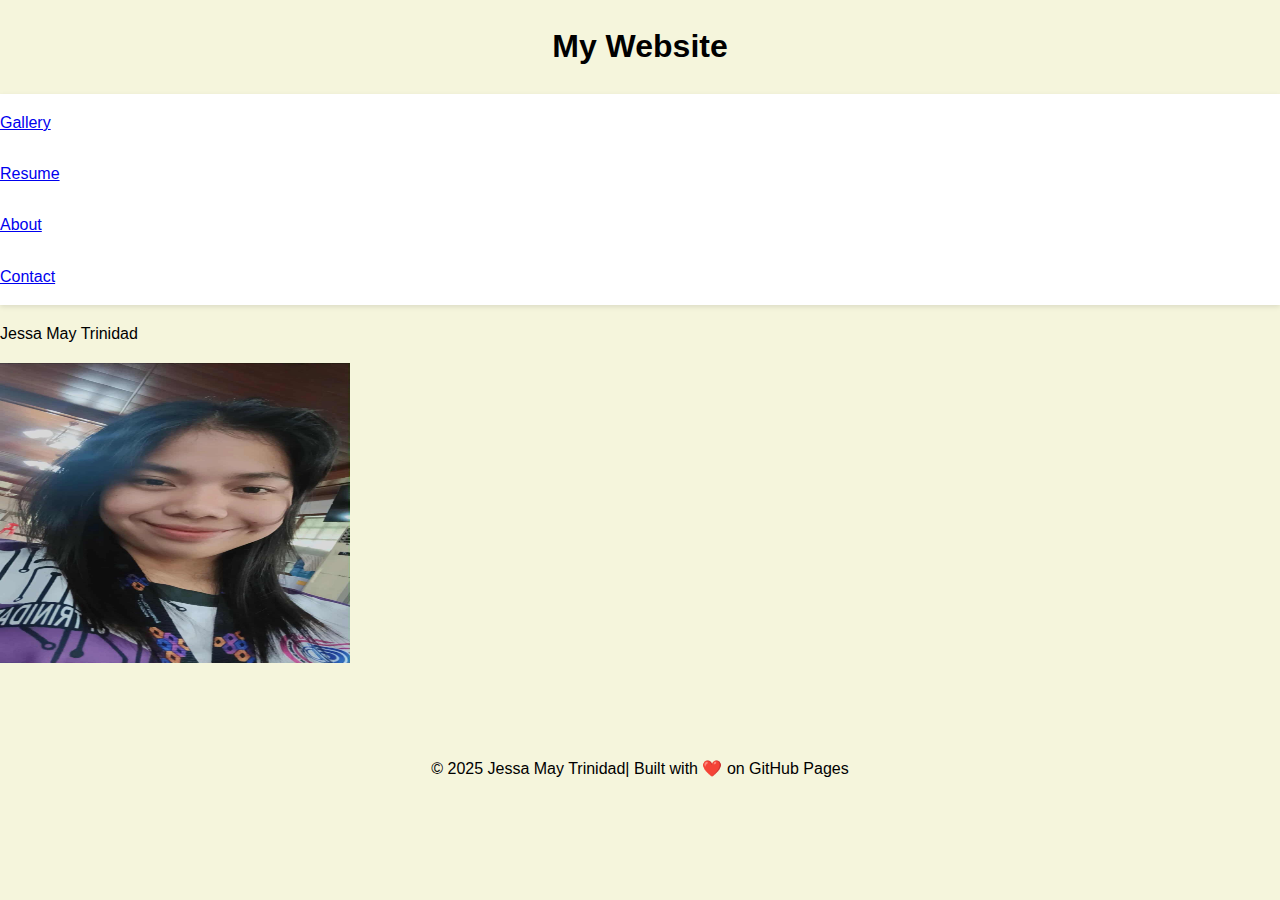
<file: index.html>
<!DOCTYPE html>
<html lang="en">

<head>
    <meta charset="UTF-8">
    <meta name="viewport" content="width=device-width, initial-scale=1">
    <title>Home</title>
    <link rel="stylesheet" href="CSS/midterm.css">
    <link href="https://fonts.googleapis.com/css2?family=Poppins:wght@400;600&display=swap" rel="stylesheet">


    <header>
        <div class="container">
            <center>
                <h1 class="logo">My Website</h1>
            </center>
            <nav>
                <li><a href="gallery.html">Gallery</a></li>
                <li></li><a href="trinidad_resume.html">Resume</a></li>
                <li></li><a href="about.html">About</a></li>
                <li></li><a href="contact.html">Contact</a></li>
            </nav>
        </div>
    </header>

    <section class="hero">
        <div class="container">

            <p> Jessa May Trinidad</p>
            <img src="img/6.jpg" width="350" height="300">

        </div>
    </section>

    <footer>
        <p>© 2025 Jessa May Trinidad| Built with ❤️ on GitHub Pages</p>
    </footer>

    </body>

</html>
</file>
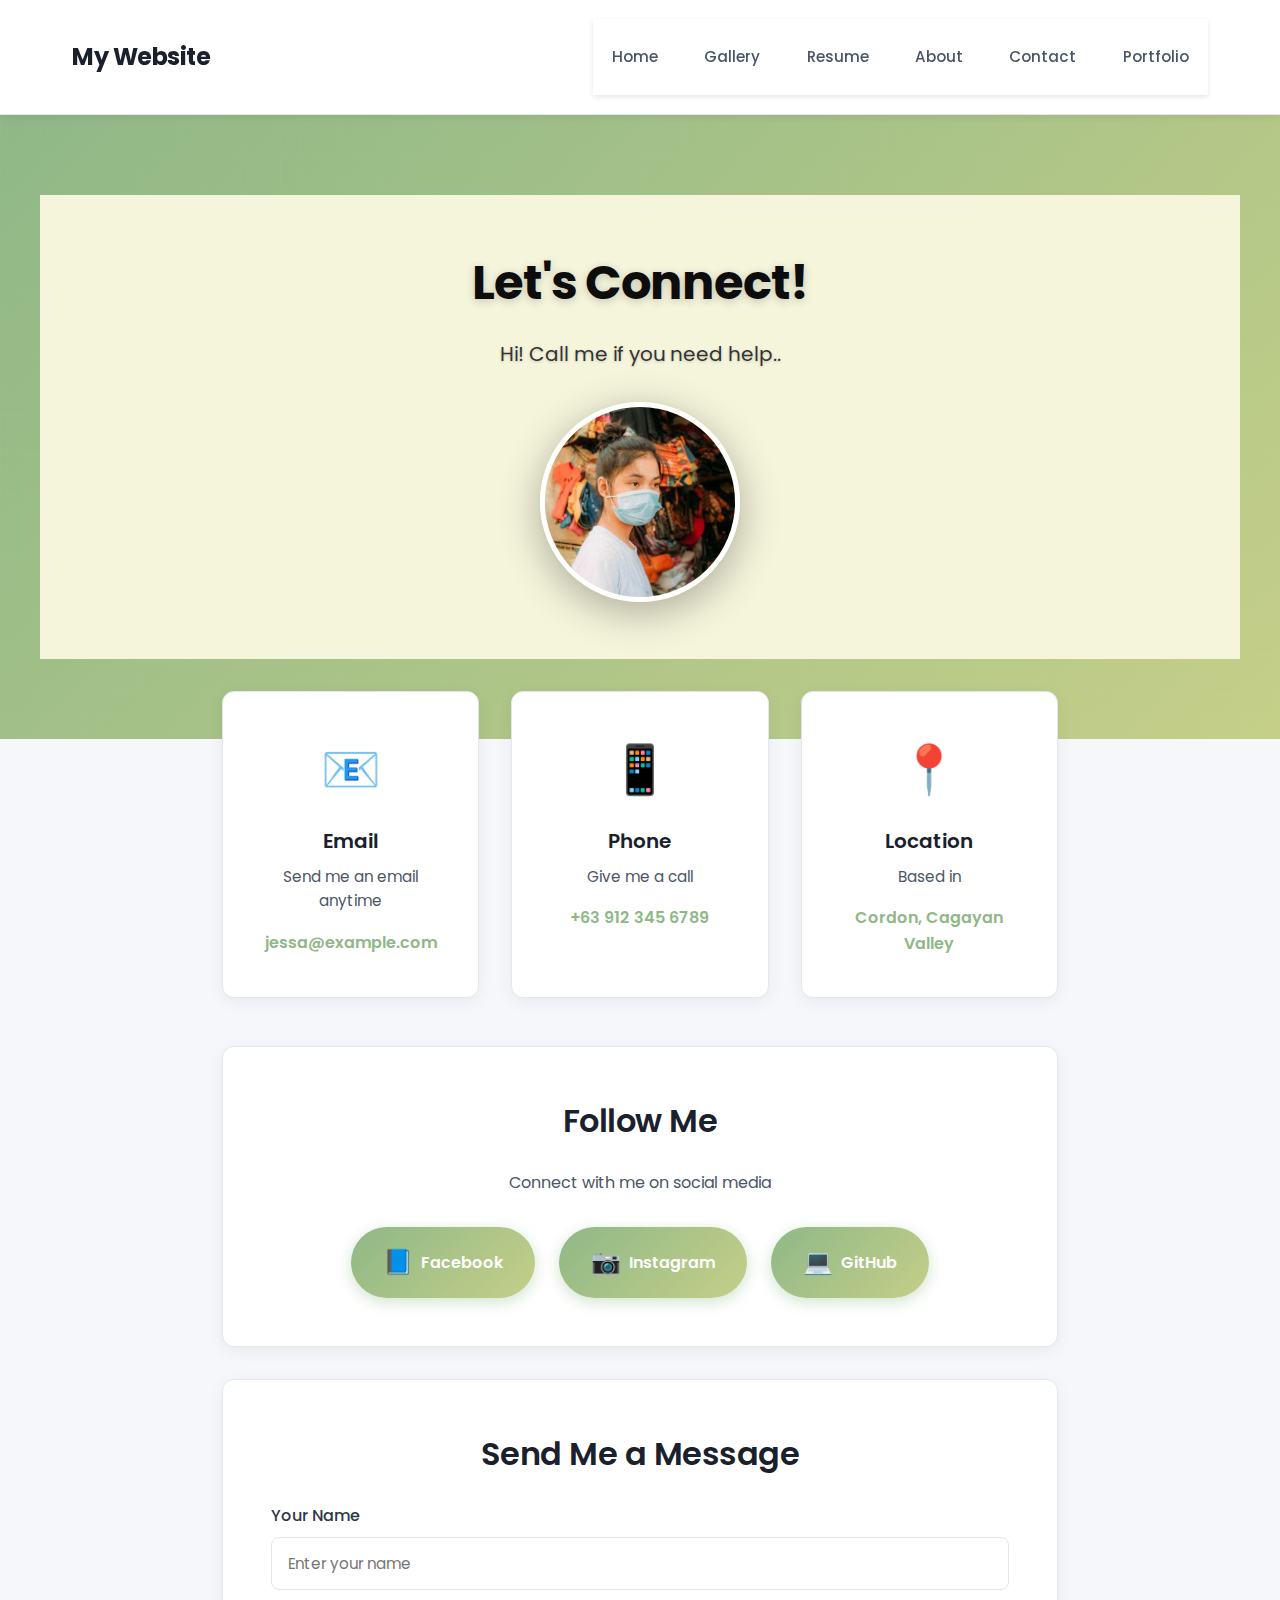
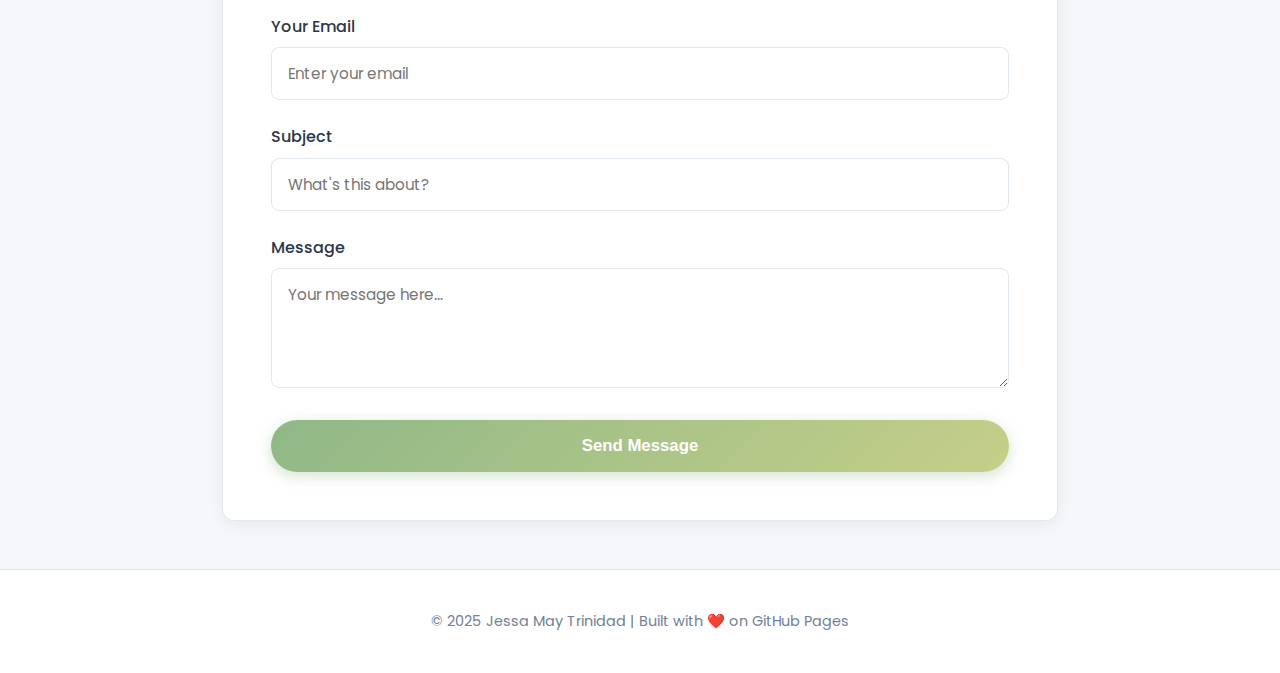
<file: contact.html>
<!DOCTYPE html>
<html lang="en">

<head>
    <meta charset="UTF-8">
    <meta name="viewport" content="width=device-width, initial-scale=1.0">
    <title>Contact - Jessa May Trinidad</title>
    <link rel="stylesheet" href="CSS/midterm.css">
    <link href="https://fonts.googleapis.com/css2?family=Poppins:wght@400;500;600;700&display=swap" rel="stylesheet">
    <style>
        * {
            margin: 0;
            padding: 0;
            box-sizing: border-box;
        }

        body {
            font-family: 'Poppins', 'Segoe UI', sans-serif;
            line-height: 1.6;
            background: #f5f7fa;
            margin: 0;
            min-height: 100vh;
            color: #2c3e50;
        }

        /* Header Styling */
        header {
            background-color: #ffffff;
            box-shadow: 0 2px 8px rgba(0, 0, 0, 0.08);
            position: sticky;
            top: 0;
            z-index: 1000;
            border-bottom: 1px solid #e1e8ed;
        }

        header .container {
            max-width: 1200px;
            margin: 0 auto;
            display: flex;
            justify-content: space-between;
            align-items: center;
            padding: 1.2rem 2rem;
        }

        .logo {
            font-size: 1.5rem;
            font-weight: 700;
            color: #1a202c;
            letter-spacing: -0.5px;
            margin: 0;
        }

        nav {
            display: flex;
            gap: 0.5rem;
            align-items: center;
        }

        nav a {
            color: #4a5568;
            text-decoration: none;
            font-size: 0.95rem;
            font-weight: 500;
            padding: 0.6rem 1.2rem;
            border-radius: 6px;
            transition: all 0.2s ease;
        }

        nav a:hover {
            color: #1a202c;
            background-color: #f7fafc;
        }

        /* Mobile Menu Toggle */
        .nav-toggle {
            display: none;
            flex-direction: column;
            cursor: pointer;
            gap: 5px;
            background: none;
            border: none;
            padding: 0.5rem;
        }

        .nav-toggle span {
            width: 25px;
            height: 2px;
            background-color: #1a202c;
            border-radius: 2px;
            transition: all 0.3s ease;
        }

        /* Hero Section */
        .contact-hero {
            background: linear-gradient(135deg, #8fb887 0%, #c5cf88 100%);
            padding: 5rem 2rem;
            text-align: center;
            position: relative;
            overflow: hidden;
        }

        .contact-hero::before {
            content: '';
            position: absolute;
            top: 0;
            left: 0;
            right: 0;
            bottom: 0;
            background: url('data:image/svg+xml,<svg width="100" height="100" xmlns="http://www.w3.org/2000/svg"><defs><pattern id="grid" width="40" height="40" patternUnits="userSpaceOnUse"><path d="M 40 0 L 0 0 0 40" fill="none" stroke="rgba(255,255,255,0.1)" stroke-width="1"/></pattern></defs><rect width="100" height="100" fill="url(%23grid)"/></svg>');
            opacity: 0.3;
        }

        .contact-hero .content {
            max-width: 1200px;
            margin: 0 auto;
            position: relative;
            z-index: 1;
        }

        .contact-hero h1 {
            font-size: 3rem;
            font-weight: 700;
            color: #0e0d0d;
            margin-bottom: 1rem;
            letter-spacing: -1px;
            text-shadow: 0 2px 10px rgba(0, 0, 0, 0.2);
            animation: fadeInDown 0.8s ease;
        }

        .contact-hero p {
            font-size: 1.25rem;
            color: rgba(41, 40, 40, 0.95);
            margin-bottom: 2rem;
            text-shadow: 0 1px 3px rgba(0, 0, 0, 0.2);
            animation: fadeInUp 0.8s ease;
        }

        .contact-hero img {
            width: 200px;
            height: 200px;
            border-radius: 50%;
            object-fit: cover;
            border: 5px solid rgba(255, 255, 255, 0.9);
            box-shadow: 0 10px 40px rgba(0, 0, 0, 0.3);
            animation: fadeInUp 0.8s ease 0.2s backwards;
            transition: transform 0.3s ease;
        }

        .contact-hero img:hover {
            transform: scale(1.05) rotate(5deg);
        }

        @keyframes fadeInDown {
            from {
                opacity: 0;
                transform: translateY(-30px);
            }
            to {
                opacity: 1;
                transform: translateY(0);
            }
        }

        @keyframes fadeInUp {
            from {
                opacity: 0;
                transform: translateY(30px);
            }
            to {
                opacity: 1;
                transform: translateY(0);
            }
        }

        /* Contact Content */
        .contact-content {
            max-width: 900px;
            margin: -3rem auto 3rem;
            padding: 0 2rem;
            position: relative;
            z-index: 2;
        }

        /* Contact Cards */
        .contact-cards {
            display: grid;
            grid-template-columns: repeat(auto-fit, minmax(250px, 1fr));
            gap: 2rem;
            margin-bottom: 3rem;
        }

        .contact-card {
            background: #ffffff;
            padding: 2.5rem 2rem;
            border-radius: 12px;
            box-shadow: 0 4px 16px rgba(0, 0, 0, 0.06);
            border: 1px solid #e1e8ed;
            text-align: center;
            transition: all 0.3s ease;
            animation: fadeInUp 0.6s ease;
        }

        .contact-card:hover {
            transform: translateY(-5px);
            box-shadow: 0 8px 24px rgba(0, 0, 0, 0.12);
        }

        .contact-icon {
            font-size: 3rem;
            margin-bottom: 1rem;
        }

        .contact-card h3 {
            font-size: 1.25rem;
            font-weight: 600;
            color: #1a202c;
            margin-bottom: 0.5rem;
        }

        .contact-card p {
            color: #4a5568;
            font-size: 0.95rem;
            margin-bottom: 1rem;
        }

        .contact-card a {
            color: #8fb887;
            text-decoration: none;
            font-weight: 600;
            transition: color 0.2s ease;
        }

        .contact-card a:hover {
            color: #6fa06f;
        }

        /* Social Links Section */
        .socials-section {
            background: #ffffff;
            padding: 3rem;
            border-radius: 12px;
            box-shadow: 0 4px 16px rgba(0, 0, 0, 0.06);
            border: 1px solid #e1e8ed;
            text-align: center;
            animation: fadeInUp 0.6s ease 0.2s backwards;
        }

        .socials-section h2 {
            font-size: 2rem;
            font-weight: 600;
            color: #1a202c;
            margin-bottom: 1.5rem;
            letter-spacing: -0.5px;
        }

        .socials {
            display: flex;
            justify-content: center;
            gap: 1.5rem;
            flex-wrap: wrap;
            margin-top: 2rem;
        }

        .social-link {
            display: inline-flex;
            align-items: center;
            gap: 0.5rem;
            padding: 1rem 2rem;
            background: linear-gradient(135deg, #8fb887 0%, #c5cf88 100%);
            color: white;
            text-decoration: none;
            border-radius: 50px;
            font-weight: 600;
            font-size: 1rem;
            transition: all 0.3s ease;
            box-shadow: 0 4px 15px rgba(143, 184, 135, 0.4);
        }

        .social-link:hover {
            transform: translateY(-2px);
            box-shadow: 0 6px 20px rgba(143, 184, 135, 0.6);
        }

        .social-icon {
            font-size: 1.5rem;
        }

        /* Contact Form */
        .contact-form {
            background: #ffffff;
            padding: 3rem;
            border-radius: 12px;
            box-shadow: 0 4px 16px rgba(0, 0, 0, 0.06);
            border: 1px solid #e1e8ed;
            margin-top: 2rem;
            animation: fadeInUp 0.6s ease 0.3s backwards;
        }

        .contact-form h2 {
            font-size: 2rem;
            font-weight: 600;
            color: #1a202c;
            margin-bottom: 1.5rem;
            text-align: center;
            letter-spacing: -0.5px;
        }

        .form-group {
            margin-bottom: 1.5rem;
        }

        .form-group label {
            display: block;
            color: #2d3748;
            font-weight: 500;
            margin-bottom: 0.5rem;
        }

        .form-group input,
        .form-group textarea {
            width: 100%;
            padding: 0.875rem 1rem;
            border: 1px solid #e1e8ed;
            border-radius: 8px;
            font-family: 'Poppins', sans-serif;
            font-size: 0.95rem;
            transition: all 0.3s ease;
        }

        .form-group input:focus,
        .form-group textarea:focus {
            outline: none;
            border-color: #8fb887;
            box-shadow: 0 0 0 3px rgba(143, 184, 135, 0.1);
        }

        .form-group textarea {
            resize: vertical;
            min-height: 120px;
        }

        .submit-btn {
            width: 100%;
            padding: 1rem 2rem;
            background: linear-gradient(135deg, #8fb887 0%, #c5cf88 100%);
            color: white;
            border: none;
            border-radius: 50px;
            font-weight: 600;
            font-size: 1.05rem;
            cursor: pointer;
            transition: all 0.3s ease;
            box-shadow: 0 4px 15px rgba(143, 184, 135, 0.4);
        }

        .submit-btn:hover {
            transform: translateY(-2px);
            box-shadow: 0 6px 20px rgba(143, 184, 135, 0.6);
        }

        /* Footer */
        footer {
            text-align: center;
            padding: 2.5rem 2rem;
            background-color: #ffffff;
            color: #718096;
            border-top: 1px solid #e1e8ed;
            margin-top: 0;
        }

        footer p {
            font-size: 0.9rem;
        }

        /* Responsive Design */
        @media (max-width: 768px) {
            header .container {
                padding: 1rem;
                flex-wrap: wrap;
            }

            .logo {
                font-size: 1.25rem;
            }

            .nav-toggle {
                display: flex;
                order: 3;
            }

            nav {
                position: fixed;
                left: -100%;
                top: 70px;
                flex-direction: column;
                background-color: #fff;
                width: 100%;
                text-align: center;
                transition: left 0.3s ease;
                box-shadow: 0 10px 20px rgba(0, 0, 0, 0.1);
                padding: 2rem 0;
                gap: 0;
                border-top: 1px solid #e1e8ed;
            }

            nav.active {
                left: 0;
            }

            nav a {
                padding: 1rem;
                width: 90%;
                margin: 0 auto;
                display: block;
            }

            .contact-hero {
                padding: 3rem 1.5rem;
            }

            .contact-hero h1 {
                font-size: 2rem;
            }

            .contact-hero p {
                font-size: 1.1rem;
            }

            .contact-hero img {
                width: 160px;
                height: 160px;
            }

            .contact-content {
                padding: 0 1rem;
            }

            .contact-cards {
                grid-template-columns: 1fr;
                gap: 1.5rem;
            }

            .socials {
                flex-direction: column;
                align-items: stretch;
            }

            .social-link {
                justify-content: center;
            }

            .contact-form,
            .socials-section {
                padding: 2rem 1.5rem;
            }
        }

        @media (max-width: 480px) {
            .contact-hero h1 {
                font-size: 1.75rem;
            }
        }
    </style>
</head>

<body>
    <header>
        <div class="container">
            <h1 class="logo">My Website</h1>
            <button class="nav-toggle" onclick="toggleMenu()" aria-label="Toggle navigation">
                <span></span>
                <span></span>
                <span></span>
            </button>
            <nav id="navMenu">
                <a href="index.html">Home</a>
                <a href="gallery.html">Gallery</a>
                <a href="trinidad_resume.html">Resume</a>
                <a href="about.html">About</a>
                <a href="contact.html">Contact</a>
                 <a href="portfolio.html">Portfolio</a>
            </nav>
        </div>
    </header>

    <section class="contact-hero">
        <div class="content">
            <h1>Let's Connect!</h1>
            <p>Hi! Call me if you need help..</p>
            <img src="img/2.jpg" alt="Jessa May Trinidad">
        </div>
    </section>

    <div class="contact-content">
        <!-- Contact Cards -->
        <div class="contact-cards">
            <div class="contact-card">
                <div class="contact-icon">📧</div>
                <h3>Email</h3>
                <p>Send me an email anytime</p>
                <a href="mailto:jessa@example.com">jessa@example.com</a>
            </div>
            <div class="contact-card">
                <div class="contact-icon">📱</div>
                <h3>Phone</h3>
                <p>Give me a call</p>
                <a href="tel:+639123456789">+63 912 345 6789</a>
            </div>
            <div class="contact-card">
                <div class="contact-icon">📍</div>
                <h3>Location</h3>
                <p>Based in</p>
                <a href="#">Cordon, Cagayan Valley</a>
            </div>
        </div>

        <!-- Social Links -->
        <div class="socials-section">
            <h2>Follow Me</h2>
            <p style="color: #4a5568; margin-bottom: 1rem;">Connect with me on social media</p>
            <div class="socials">
                <a href="https://www.facebook.com/jessamay.callostrinidad.7" target="_blank" class="social-link">
                    <span class="social-icon">📘</span>
                    <span>Facebook</span>
                </a>
                <a href="http://instagram.com/1ts_jesiah/" target="_blank" class="social-link">
                    <span class="social-icon">📷</span>
                    <span>Instagram</span>
                </a>
                <a href="https://trinidadjessamay-dot.github.io/" target="_blank" class="social-link">
                    <span class="social-icon">💻</span>
                    <span>GitHub</span>
                </a>
            </div>
        </div>

        <!-- Contact Form -->
        <div class="contact-form">
            <h2>Send Me a Message</h2>
            <form>
                <div class="form-group">
                    <label for="name">Your Name</label>
                    <input type="text" id="name" name="name" placeholder="Enter your name" required>
                </div>
                <div class="form-group">
                    <label for="email">Your Email</label>
                    <input type="email" id="email" name="email" placeholder="Enter your email" required>
                </div>
                <div class="form-group">
                    <label for="subject">Subject</label>
                    <input type="text" id="subject" name="subject" placeholder="What's this about?" required>
                </div>
                <div class="form-group">
                    <label for="message">Message</label>
                    <textarea id="message" name="message" placeholder="Your message here..." required></textarea>
                </div>
                <button type="submit" class="submit-btn">Send Message</button>
            </form>
        </div>
    </div>

    <footer>
        <p>© 2025 Jessa May Trinidad | Built with ❤️ on GitHub Pages</p>
    </footer>

    <script>
        function toggleMenu() {
            const navMenu = document.getElementById('navMenu');
            navMenu.classList.toggle('active');
        }

        // Close menu when clicking outside
        document.addEventListener('click', function(event) {
            const navMenu = document.getElementById('navMenu');
            const navToggle = document.querySelector('.nav-toggle');
            
            if (navMenu && navToggle && !navMenu.contains(event.target) && !navToggle.contains(event.target)) {
                navMenu.classList.remove('active');
            }
        });

        // Close menu when link is clicked
        document.querySelectorAll('nav a').forEach(link => {
            link.addEventListener('click', () => {
                const navMenu = document.getElementById('navMenu');
                if (navMenu) {
                    navMenu.classList.remove('active');
                }
            });
        });
    </script>
</body>


</html>
</file>
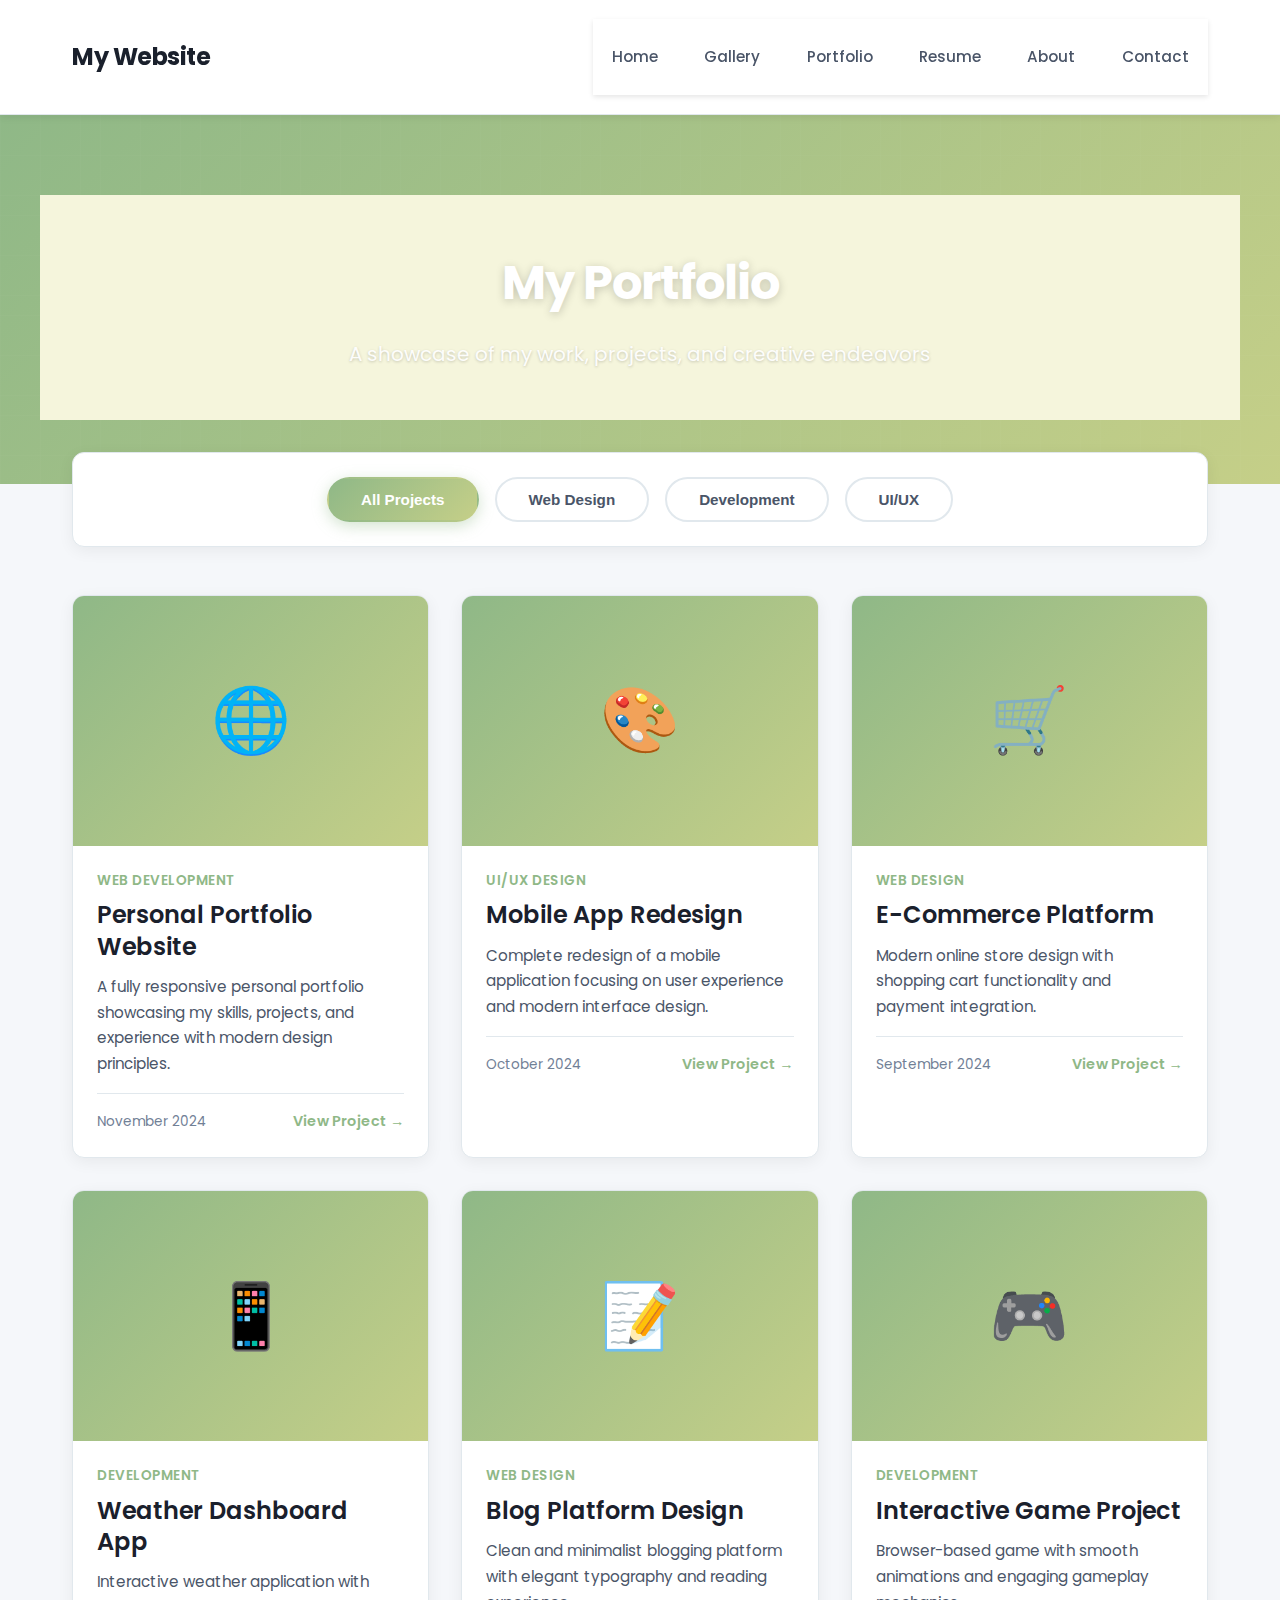
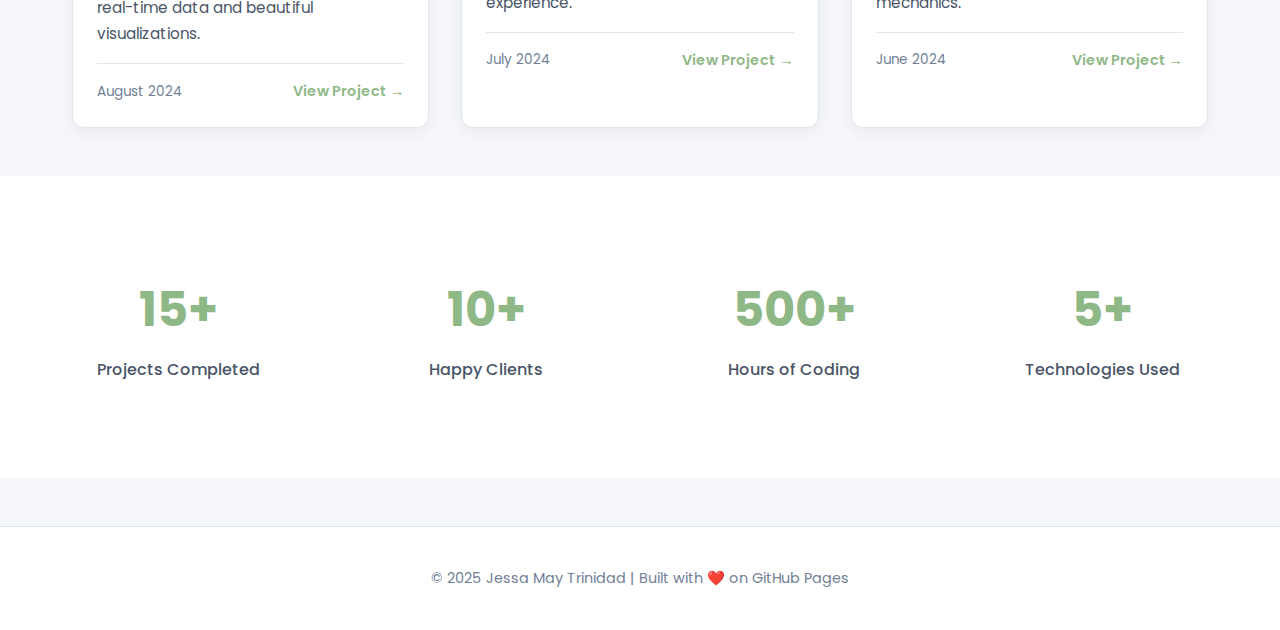
<file: porfolio.html>
<!DOCTYPE html>
<html lang="en">

<head>
    <meta charset="UTF-8">
    <meta name="viewport" content="width=device-width, initial-scale=1.0">
    <title>Portfolio - Jessa May Trinidad</title>
    <link rel="stylesheet" href="CSS/midterm.css">
    <link href="https://fonts.googleapis.com/css2?family=Poppins:wght@400;500;600;700&display=swap" rel="stylesheet">
    <style>
        * {
            margin: 0;
            padding: 0;
            box-sizing: border-box;
        }

        body {
            font-family: 'Poppins', 'Segoe UI', sans-serif;
            line-height: 1.6;
            background: #f5f7fa;
            margin: 0;
            min-height: 100vh;
            color: #2c3e50;
        }

        /* Header Styling */
        header {
            background-color: #ffffff;
            box-shadow: 0 2px 8px rgba(0, 0, 0, 0.08);
            position: sticky;
            top: 0;
            z-index: 1000;
            border-bottom: 1px solid #e1e8ed;
        }

        header .container {
            max-width: 1200px;
            margin: 0 auto;
            display: flex;
            justify-content: space-between;
            align-items: center;
            padding: 1.2rem 2rem;
        }

        .logo {
            font-size: 1.5rem;
            font-weight: 700;
            color: #1a202c;
            letter-spacing: -0.5px;
            margin: 0;
        }

        nav {
            display: flex;
            gap: 0.5rem;
            align-items: center;
        }

        nav a {
            color: #4a5568;
            text-decoration: none;
            font-size: 0.95rem;
            font-weight: 500;
            padding: 0.6rem 1.2rem;
            border-radius: 6px;
            transition: all 0.2s ease;
        }

        nav a:hover {
            color: #1a202c;
            background-color: #f7fafc;
        }

        /* Mobile Menu Toggle */
        .nav-toggle {
            display: none;
            flex-direction: column;
            cursor: pointer;
            gap: 5px;
            background: none;
            border: none;
            padding: 0.5rem;
        }

        .nav-toggle span {
            width: 25px;
            height: 2px;
            background-color: #1a202c;
            border-radius: 2px;
            transition: all 0.3s ease;
        }

        /* Hero Section */
        .portfolio-hero {
            background: linear-gradient(135deg, #8fb887 0%, #c5cf88 100%);
            padding: 5rem 2rem 4rem;
            text-align: center;
            position: relative;
            overflow: hidden;
        }

        .portfolio-hero::before {
            content: '';
            position: absolute;
            top: 0;
            left: 0;
            right: 0;
            bottom: 0;
            background: url('data:image/svg+xml,<svg width="100" height="100" xmlns="http://www.w3.org/2000/svg"><defs><pattern id="grid" width="40" height="40" patternUnits="userSpaceOnUse"><path d="M 40 0 L 0 0 0 40" fill="none" stroke="rgba(255,255,255,0.1)" stroke-width="1"/></pattern></defs><rect width="100" height="100" fill="url(%23grid)"/></svg>');
            opacity: 0.3;
        }

        .portfolio-hero .content {
            max-width: 1200px;
            margin: 0 auto;
            position: relative;
            z-index: 1;
        }

        .portfolio-hero h1 {
            font-size: 3rem;
            font-weight: 700;
            color: #ffffff;
            margin-bottom: 1rem;
            letter-spacing: -1px;
            text-shadow: 0 2px 10px rgba(0, 0, 0, 0.2);
            animation: fadeInDown 0.8s ease;
        }

        .portfolio-hero p {
            font-size: 1.25rem;
            color: rgba(255, 255, 255, 0.95);
            text-shadow: 0 1px 3px rgba(0, 0, 0, 0.2);
            animation: fadeInUp 0.8s ease;
        }

        @keyframes fadeInDown {
            from {
                opacity: 0;
                transform: translateY(-30px);
            }
            to {
                opacity: 1;
                transform: translateY(0);
            }
        }

        @keyframes fadeInUp {
            from {
                opacity: 0;
                transform: translateY(30px);
            }
            to {
                opacity: 1;
                transform: translateY(0);
            }
        }

        /* Filter Tabs */
        .filter-tabs {
            max-width: 1200px;
            margin: -2rem auto 3rem;
            padding: 0 2rem;
            position: relative;
            z-index: 2;
        }

        .tabs-container {
            background: #ffffff;
            border-radius: 12px;
            padding: 1.5rem;
            box-shadow: 0 4px 16px rgba(0, 0, 0, 0.06);
            border: 1px solid #e1e8ed;
            display: flex;
            justify-content: center;
            gap: 1rem;
            flex-wrap: wrap;
        }

        .filter-btn {
            padding: 0.75rem 2rem;
            background: transparent;
            color: #4a5568;
            border: 2px solid #e1e8ed;
            border-radius: 50px;
            font-weight: 600;
            font-size: 0.95rem;
            cursor: pointer;
            transition: all 0.3s ease;
        }

        .filter-btn:hover,
        .filter-btn.active {
            background: linear-gradient(135deg, #8fb887 0%, #c5cf88 100%);
            color: white;
            border-color: transparent;
            box-shadow: 0 4px 15px rgba(143, 184, 135, 0.4);
        }

        /* Portfolio Grid */
        .portfolio-section {
            max-width: 1200px;
            margin: 0 auto 3rem;
            padding: 0 2rem;
        }

        .portfolio-grid {
            display: grid;
            grid-template-columns: repeat(auto-fill, minmax(350px, 1fr));
            gap: 2rem;
        }

        .portfolio-item {
            background: #ffffff;
            border-radius: 12px;
            overflow: hidden;
            box-shadow: 0 4px 16px rgba(0, 0, 0, 0.06);
            border: 1px solid #e1e8ed;
            transition: all 0.3s ease;
            animation: fadeInUp 0.6s ease;
            cursor: pointer;
        }

        .portfolio-item:hover {
            transform: translateY(-8px);
            box-shadow: 0 12px 32px rgba(0, 0, 0, 0.15);
        }

        .portfolio-image {
            position: relative;
            height: 250px;
            overflow: hidden;
            background: linear-gradient(135deg, #8fb887 0%, #c5cf88 100%);
        }

        .portfolio-image img {
            width: 100%;
            height: 100%;
            object-fit: cover;
            transition: transform 0.3s ease;
        }

        .portfolio-item:hover .portfolio-image img {
            transform: scale(1.1);
        }

        .portfolio-overlay {
            position: absolute;
            top: 0;
            left: 0;
            right: 0;
            bottom: 0;
            background: linear-gradient(to top, rgba(0, 0, 0, 0.8), transparent);
            display: flex;
            align-items: flex-end;
            padding: 1.5rem;
            opacity: 0;
            transition: opacity 0.3s ease;
        }

        .portfolio-item:hover .portfolio-overlay {
            opacity: 1;
        }

        .overlay-tags {
            display: flex;
            gap: 0.5rem;
            flex-wrap: wrap;
        }

        .tag {
            padding: 0.25rem 0.75rem;
            background: rgba(255, 255, 255, 0.9);
            color: #2c3e50;
            border-radius: 20px;
            font-size: 0.75rem;
            font-weight: 600;
        }

        .portfolio-content {
            padding: 1.5rem;
        }

        .portfolio-category {
            color: #8fb887;
            font-size: 0.85rem;
            font-weight: 600;
            text-transform: uppercase;
            letter-spacing: 0.5px;
            margin-bottom: 0.5rem;
        }

        .portfolio-content h3 {
            font-size: 1.5rem;
            font-weight: 600;
            color: #1a202c;
            margin-bottom: 0.75rem;
            line-height: 1.3;
        }

        .portfolio-content p {
            color: #4a5568;
            font-size: 0.95rem;
            line-height: 1.7;
            margin-bottom: 1rem;
        }

        .portfolio-footer {
            display: flex;
            justify-content: space-between;
            align-items: center;
            padding-top: 1rem;
            border-top: 1px solid #e1e8ed;
        }

        .portfolio-date {
            color: #718096;
            font-size: 0.85rem;
        }

        .view-project {
            color: #8fb887;
            font-weight: 600;
            text-decoration: none;
            font-size: 0.9rem;
            display: flex;
            align-items: center;
            gap: 0.5rem;
            transition: gap 0.3s ease;
        }

        .view-project:hover {
            gap: 0.75rem;
        }

        /* Placeholder for empty state */
        .placeholder-icon {
            font-size: 4rem;
            display: flex;
            align-items: center;
            justify-content: center;
            height: 100%;
        }

        /* Stats Section */
        .stats-section {
            background: #ffffff;
            padding: 4rem 2rem;
            margin: 3rem 0;
        }

        .stats-container {
            max-width: 1200px;
            margin: 0 auto;
            display: grid;
            grid-template-columns: repeat(auto-fit, minmax(200px, 1fr));
            gap: 2rem;
            text-align: center;
        }

        .stat-item {
            padding: 2rem;
        }

        .stat-number {
            font-size: 3rem;
            font-weight: 700;
            color: #8fb887;
            margin-bottom: 0.5rem;
        }

        .stat-label {
            color: #4a5568;
            font-size: 1rem;
            font-weight: 500;
        }

        /* Footer */
        footer {
            text-align: center;
            padding: 2.5rem 2rem;
            background-color: #ffffff;
            color: #718096;
            border-top: 1px solid #e1e8ed;
            margin-top: 0;
        }

        footer p {
            font-size: 0.9rem;
        }

        /* Responsive Design */
        @media (max-width: 768px) {
            header .container {
                padding: 1rem;
                flex-wrap: wrap;
            }

            .logo {
                font-size: 1.25rem;
            }

            .nav-toggle {
                display: flex;
                order: 3;
            }

            nav {
                position: fixed;
                left: -100%;
                top: 70px;
                flex-direction: column;
                background-color: #fff;
                width: 100%;
                text-align: center;
                transition: left 0.3s ease;
                box-shadow: 0 10px 20px rgba(0, 0, 0, 0.1);
                padding: 2rem 0;
                gap: 0;
                border-top: 1px solid #e1e8ed;
            }

            nav.active {
                left: 0;
            }

            nav a {
                padding: 1rem;
                width: 90%;
                margin: 0 auto;
                display: block;
            }

            .portfolio-hero {
                padding: 3rem 1.5rem 2rem;
            }

            .portfolio-hero h1 {
                font-size: 2rem;
            }

            .portfolio-hero p {
                font-size: 1.1rem;
            }

            .filter-tabs {
                padding: 0 1rem;
            }

            .tabs-container {
                padding: 1rem;
            }

            .filter-btn {
                padding: 0.6rem 1.5rem;
                font-size: 0.85rem;
            }

            .portfolio-section {
                padding: 0 1rem;
            }

            .portfolio-grid {
                grid-template-columns: 1fr;
                gap: 1.5rem;
            }

            .stats-container {
                grid-template-columns: repeat(2, 1fr);
            }
        }

        @media (max-width: 480px) {
            .portfolio-hero h1 {
                font-size: 1.75rem;
            }

            .stats-container {
                grid-template-columns: 1fr;
            }
        }
    </style>
</head>

<body>
    <header>
        <div class="container">
            <h1 class="logo">My Website</h1>
            <button class="nav-toggle" onclick="toggleMenu()" aria-label="Toggle navigation">
                <span></span>
                <span></span>
                <span></span>
            </button>
            <nav id="navMenu">
                <a href="index.html">Home</a>
                <a href="gallery.html">Gallery</a>
                <a href="portfolio.html">Portfolio</a>
                <a href="trinidad_resume.html">Resume</a>
                <a href="about.html">About</a>
                <a href="contact.html">Contact</a>
            </nav>
        </div>
    </header>

    <section class="portfolio-hero">
        <div class="content">
            <h1>My Portfolio</h1>
            <p>A showcase of my work, projects, and creative endeavors</p>
        </div>
    </section>

    <div class="filter-tabs">
        <div class="tabs-container">
            <button class="filter-btn active" onclick="filterProjects('all')">All Projects</button>
            <button class="filter-btn" onclick="filterProjects('web')">Web Design</button>
            <button class="filter-btn" onclick="filterProjects('dev')">Development</button>
            <button class="filter-btn" onclick="filterProjects('ui')">UI/UX</button>
        </div>
    </div>

    <section class="portfolio-section">
        <div class="portfolio-grid" id="portfolioGrid">
            <!-- Project 1 -->
            <div class="portfolio-item" data-category="web dev">
                <div class="portfolio-image">
                    <div class="placeholder-icon">🌐</div>
                    <div class="portfolio-overlay">
                        <div class="overlay-tags">
                            <span class="tag">HTML</span>
                            <span class="tag">CSS</span>
                            <span class="tag">JavaScript</span>
                        </div>
                    </div>
                </div>
                <div class="portfolio-content">
                    <div class="portfolio-category">Web Development</div>
                    <h3>Personal Portfolio Website</h3>
                    <p>A fully responsive personal portfolio showcasing my skills, projects, and experience with modern design principles.</p>
                    <div class="portfolio-footer">
                        <span class="portfolio-date">November 2024</span>
                        <a href="#" class="view-project">View Project →</a>
                    </div>
                </div>
            </div>

            <!-- Project 2 -->
            <div class="portfolio-item" data-category="ui">
                <div class="portfolio-image">
                    <div class="placeholder-icon">🎨</div>
                    <div class="portfolio-overlay">
                        <div class="overlay-tags">
                            <span class="tag">Figma</span>
                            <span class="tag">UI Design</span>
                        </div>
                    </div>
                </div>
                <div class="portfolio-content">
                    <div class="portfolio-category">UI/UX Design</div>
                    <h3>Mobile App Redesign</h3>
                    <p>Complete redesign of a mobile application focusing on user experience and modern interface design.</p>
                    <div class="portfolio-footer">
                        <span class="portfolio-date">October 2024</span>
                        <a href="#" class="view-project">View Project →</a>
                    </div>
                </div>
            </div>

            <!-- Project 3 -->
            <div class="portfolio-item" data-category="web">
                <div class="portfolio-image">
                    <div class="placeholder-icon">🛒</div>
                    <div class="portfolio-overlay">
                        <div class="overlay-tags">
                            <span class="tag">E-Commerce</span>
                            <span class="tag">Responsive</span>
                        </div>
                    </div>
                </div>
                <div class="portfolio-content">
                    <div class="portfolio-category">Web Design</div>
                    <h3>E-Commerce Platform</h3>
                    <p>Modern online store design with shopping cart functionality and payment integration.</p>
                    <div class="portfolio-footer">
                        <span class="portfolio-date">September 2024</span>
                        <a href="#" class="view-project">View Project →</a>
                    </div>
                </div>
            </div>

            <!-- Project 4 -->
            <div class="portfolio-item" data-category="dev">
                <div class="portfolio-image">
                    <div class="placeholder-icon">📱</div>
                    <div class="portfolio-overlay">
                        <div class="overlay-tags">
                            <span class="tag">React</span>
                            <span class="tag">API</span>
                        </div>
                    </div>
                </div>
                <div class="portfolio-content">
                    <div class="portfolio-category">Development</div>
                    <h3>Weather Dashboard App</h3>
                    <p>Interactive weather application with real-time data and beautiful visualizations.</p>
                    <div class="portfolio-footer">
                        <span class="portfolio-date">August 2024</span>
                        <a href="#" class="view-project">View Project →</a>
                    </div>
                </div>
            </div>

            <!-- Project 5 -->
            <div class="portfolio-item" data-category="ui web">
                <div class="portfolio-image">
                    <div class="placeholder-icon">📝</div>
                    <div class="portfolio-overlay">
                        <div class="overlay-tags">
                            <span class="tag">Blog</span>
                            <span class="tag">CMS</span>
                        </div>
                    </div>
                </div>
                <div class="portfolio-content">
                    <div class="portfolio-category">Web Design</div>
                    <h3>Blog Platform Design</h3>
                    <p>Clean and minimalist blogging platform with elegant typography and reading experience.</p>
                    <div class="portfolio-footer">
                        <span class="portfolio-date">July 2024</span>
                        <a href="#" class="view-project">View Project →</a>
                    </div>
                </div>
            </div>

            <!-- Project 6 -->
            <div class="portfolio-item" data-category="dev">
                <div class="portfolio-image">
                    <div class="placeholder-icon">🎮</div>
                    <div class="portfolio-overlay">
                        <div class="overlay-tags">
                            <span class="tag">JavaScript</span>
                            <span class="tag">Game</span>
                        </div>
                    </div>
                </div>
                <div class="portfolio-content">
                    <div class="portfolio-category">Development</div>
                    <h3>Interactive Game Project</h3>
                    <p>Browser-based game with smooth animations and engaging gameplay mechanics.</p>
                    <div class="portfolio-footer">
                        <span class="portfolio-date">June 2024</span>
                        <a href="#" class="view-project">View Project →</a>
                    </div>
                </div>
            </div>
        </div>
    </section>

    <section class="stats-section">
        <div class="stats-container">
            <div class="stat-item">
                <div class="stat-number">15+</div>
                <div class="stat-label">Projects Completed</div>
            </div>
            <div class="stat-item">
                <div class="stat-number">10+</div>
                <div class="stat-label">Happy Clients</div>
            </div>
            <div class="stat-item">
                <div class="stat-number">500+</div>
                <div class="stat-label">Hours of Coding</div>
            </div>
            <div class="stat-item">
                <div class="stat-number">5+</div>
                <div class="stat-label">Technologies Used</div>
            </div>
        </div>
    </section>

    <footer>
        <p>© 2025 Jessa May Trinidad | Built with ❤️ on GitHub Pages</p>
    </footer>

    <script>
        function toggleMenu() {
            const navMenu = document.getElementById('navMenu');
            navMenu.classList.toggle('active');
        }

        function filterProjects(category) {
            const items = document.querySelectorAll('.portfolio-item');
            const buttons = document.querySelectorAll('.filter-btn');
            
            // Update active button
            buttons.forEach(btn => btn.classList.remove('active'));
            event.target.classList.add('active');
            
            // Filter items
            items.forEach(item => {
                if (category === 'all') {
                    item.style.display = 'block';
                } else {
                    const itemCategories = item.getAttribute('data-category');
                    if (itemCategories.includes(category)) {
                        item.style.display = 'block';
                    } else {
                        item.style.display = 'none';
                    }
                }
            });
        }

        // Close menu when clicking outside
        document.addEventListener('click', function(event) {
            const navMenu = document.getElementById('navMenu');
            const navToggle = document.querySelector('.nav-toggle');
            
            if (navMenu && navToggle && !navMenu.contains(event.target) && !navToggle.contains(event.target)) {
                navMenu.classList.remove('active');
            }
        });

        // Close menu when link is clicked
        document.querySelectorAll('nav a').forEach(link => {
            link.addEventListener('click', () => {
                const navMenu = document.getElementById('navMenu');
                if (navMenu) {
                    navMenu.classList.remove('active');
                }
            });
        });
    </script>
</body>

</html>
</file>
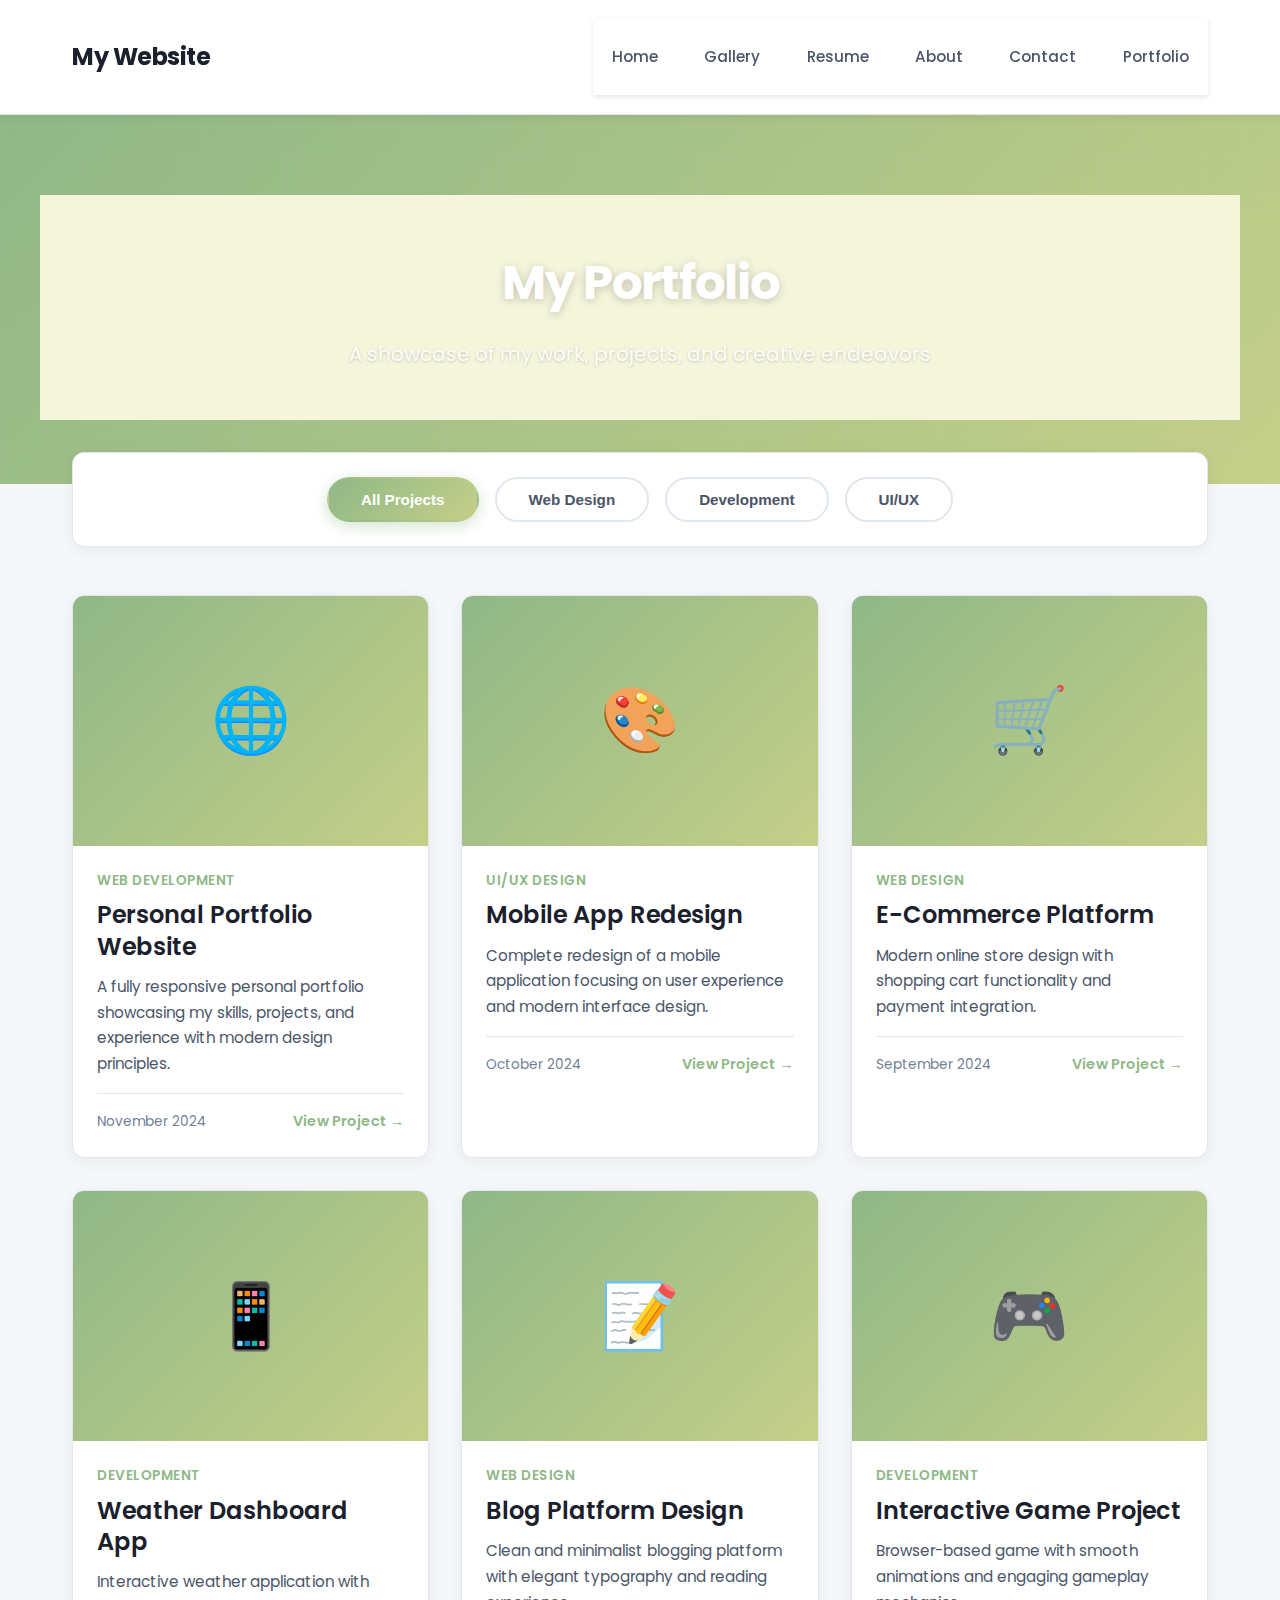
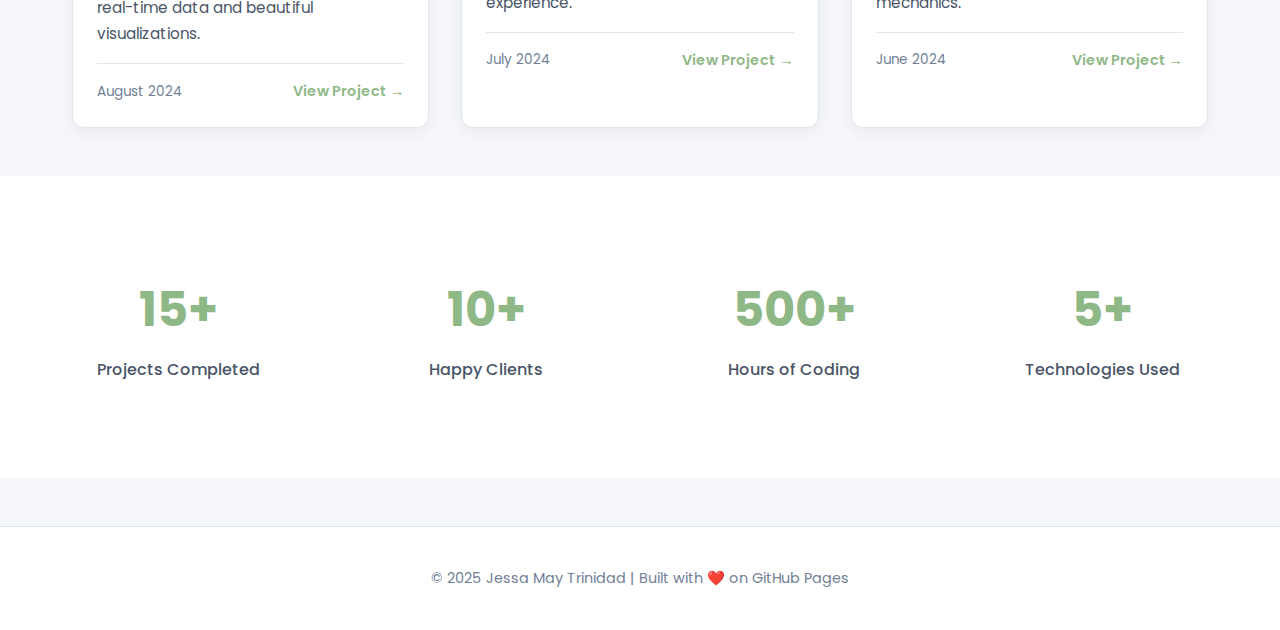
<file: portfolio.html>
<!DOCTYPE html>
<html lang="en">

<head>
    <meta charset="UTF-8">
    <meta name="viewport" content="width=device-width, initial-scale=1.0">
    <title>Portfolio - Jessa May Trinidad</title>
    <link rel="stylesheet" href="CSS/midterm.css">
    <link href="https://fonts.googleapis.com/css2?family=Poppins:wght@400;500;600;700&display=swap" rel="stylesheet">
    <style>
        * {
            margin: 0;
            padding: 0;
            box-sizing: border-box;
        }

        body {
            font-family: 'Poppins', 'Segoe UI', sans-serif;
            line-height: 1.6;
            background: #f5f7fa;
            margin: 0;
            min-height: 100vh;
            color: #2c3e50;
        }

        /* Header Styling */
        header {
            background-color: #ffffff;
            box-shadow: 0 2px 8px rgba(0, 0, 0, 0.08);
            position: sticky;
            top: 0;
            z-index: 1000;
            border-bottom: 1px solid #e1e8ed;
        }

        header .container {
            max-width: 1200px;
            margin: 0 auto;
            display: flex;
            justify-content: space-between;
            align-items: center;
            padding: 1.2rem 2rem;
        }

        .logo {
            font-size: 1.5rem;
            font-weight: 700;
            color: #1a202c;
            letter-spacing: -0.5px;
            margin: 0;
        }

        nav {
            display: flex;
            gap: 0.5rem;
            align-items: center;
        }

        nav a {
            color: #4a5568;
            text-decoration: none;
            font-size: 0.95rem;
            font-weight: 500;
            padding: 0.6rem 1.2rem;
            border-radius: 6px;
            transition: all 0.2s ease;
        }

        nav a:hover {
            color: #1a202c;
            background-color: #f7fafc;
        }

        /* Mobile Menu Toggle */
        .nav-toggle {
            display: none;
            flex-direction: column;
            cursor: pointer;
            gap: 5px;
            background: none;
            border: none;
            padding: 0.5rem;
        }

        .nav-toggle span {
            width: 25px;
            height: 2px;
            background-color: #1a202c;
            border-radius: 2px;
            transition: all 0.3s ease;
        }

        /* Hero Section */
        .portfolio-hero {
            background: linear-gradient(135deg, #8fb887 0%, #c5cf88 100%);
            padding: 5rem 2rem 4rem;
            text-align: center;
            position: relative;
            overflow: hidden;
        }

        .portfolio-hero::before {
            content: '';
            position: absolute;
            top: 0;
            left: 0;
            right: 0;
            bottom: 0;
            background: url('data:image/svg+xml,<svg width="100" height="100" xmlns="http://www.w3.org/2000/svg"><defs><pattern id="grid" width="40" height="40" patternUnits="userSpaceOnUse"><path d="M 40 0 L 0 0 0 40" fill="none" stroke="rgba(255,255,255,0.1)" stroke-width="1"/></pattern></defs><rect width="100" height="100" fill="url(%23grid)"/></svg>');
            opacity: 0.3;
        }

        .portfolio-hero .content {
            max-width: 1200px;
            margin: 0 auto;
            position: relative;
            z-index: 1;
        }

        .portfolio-hero h1 {
            font-size: 3rem;
            font-weight: 700;
            color: #ffffff;
            margin-bottom: 1rem;
            letter-spacing: -1px;
            text-shadow: 0 2px 10px rgba(0, 0, 0, 0.2);
            animation: fadeInDown 0.8s ease;
        }

        .portfolio-hero p {
            font-size: 1.25rem;
            color: rgba(255, 255, 255, 0.95);
            text-shadow: 0 1px 3px rgba(0, 0, 0, 0.2);
            animation: fadeInUp 0.8s ease;
        }

        @keyframes fadeInDown {
            from {
                opacity: 0;
                transform: translateY(-30px);
            }
            to {
                opacity: 1;
                transform: translateY(0);
            }
        }

        @keyframes fadeInUp {
            from {
                opacity: 0;
                transform: translateY(30px);
            }
            to {
                opacity: 1;
                transform: translateY(0);
            }
        }

        /* Filter Tabs */
        .filter-tabs {
            max-width: 1200px;
            margin: -2rem auto 3rem;
            padding: 0 2rem;
            position: relative;
            z-index: 2;
        }

        .tabs-container {
            background: #ffffff;
            border-radius: 12px;
            padding: 1.5rem;
            box-shadow: 0 4px 16px rgba(0, 0, 0, 0.06);
            border: 1px solid #e1e8ed;
            display: flex;
            justify-content: center;
            gap: 1rem;
            flex-wrap: wrap;
        }

        .filter-btn {
            padding: 0.75rem 2rem;
            background: transparent;
            color: #4a5568;
            border: 2px solid #e1e8ed;
            border-radius: 50px;
            font-weight: 600;
            font-size: 0.95rem;
            cursor: pointer;
            transition: all 0.3s ease;
        }

        .filter-btn:hover,
        .filter-btn.active {
            background: linear-gradient(135deg, #8fb887 0%, #c5cf88 100%);
            color: white;
            border-color: transparent;
            box-shadow: 0 4px 15px rgba(143, 184, 135, 0.4);
        }

        /* Portfolio Grid */
        .portfolio-section {
            max-width: 1200px;
            margin: 0 auto 3rem;
            padding: 0 2rem;
        }

        .portfolio-grid {
            display: grid;
            grid-template-columns: repeat(auto-fill, minmax(350px, 1fr));
            gap: 2rem;
        }

        .portfolio-item {
            background: #ffffff;
            border-radius: 12px;
            overflow: hidden;
            box-shadow: 0 4px 16px rgba(0, 0, 0, 0.06);
            border: 1px solid #e1e8ed;
            transition: all 0.3s ease;
            animation: fadeInUp 0.6s ease;
            cursor: pointer;
        }

        .portfolio-item:hover {
            transform: translateY(-8px);
            box-shadow: 0 12px 32px rgba(0, 0, 0, 0.15);
        }

        .portfolio-image {
            position: relative;
            height: 250px;
            overflow: hidden;
            background: linear-gradient(135deg, #8fb887 0%, #c5cf88 100%);
        }

        .portfolio-image img {
            width: 100%;
            height: 100%;
            object-fit: cover;
            transition: transform 0.3s ease;
        }

        .portfolio-item:hover .portfolio-image img {
            transform: scale(1.1);
        }

        .portfolio-overlay {
            position: absolute;
            top: 0;
            left: 0;
            right: 0;
            bottom: 0;
            background: linear-gradient(to top, rgba(0, 0, 0, 0.8), transparent);
            display: flex;
            align-items: flex-end;
            padding: 1.5rem;
            opacity: 0;
            transition: opacity 0.3s ease;
        }

        .portfolio-item:hover .portfolio-overlay {
            opacity: 1;
        }

        .overlay-tags {
            display: flex;
            gap: 0.5rem;
            flex-wrap: wrap;
        }

        .tag {
            padding: 0.25rem 0.75rem;
            background: rgba(255, 255, 255, 0.9);
            color: #2c3e50;
            border-radius: 20px;
            font-size: 0.75rem;
            font-weight: 600;
        }

        .portfolio-content {
            padding: 1.5rem;
        }

        .portfolio-category {
            color: #8fb887;
            font-size: 0.85rem;
            font-weight: 600;
            text-transform: uppercase;
            letter-spacing: 0.5px;
            margin-bottom: 0.5rem;
        }

        .portfolio-content h3 {
            font-size: 1.5rem;
            font-weight: 600;
            color: #1a202c;
            margin-bottom: 0.75rem;
            line-height: 1.3;
        }

        .portfolio-content p {
            color: #4a5568;
            font-size: 0.95rem;
            line-height: 1.7;
            margin-bottom: 1rem;
        }

        .portfolio-footer {
            display: flex;
            justify-content: space-between;
            align-items: center;
            padding-top: 1rem;
            border-top: 1px solid #e1e8ed;
        }

        .portfolio-date {
            color: #718096;
            font-size: 0.85rem;
        }

        .view-project {
            color: #8fb887;
            font-weight: 600;
            text-decoration: none;
            font-size: 0.9rem;
            display: flex;
            align-items: center;
            gap: 0.5rem;
            transition: gap 0.3s ease;
        }

        .view-project:hover {
            gap: 0.75rem;
        }

        /* Placeholder for empty state */
        .placeholder-icon {
            font-size: 4rem;
            display: flex;
            align-items: center;
            justify-content: center;
            height: 100%;
        }

        /* Stats Section */
        .stats-section {
            background: #ffffff;
            padding: 4rem 2rem;
            margin: 3rem 0;
        }

        .stats-container {
            max-width: 1200px;
            margin: 0 auto;
            display: grid;
            grid-template-columns: repeat(auto-fit, minmax(200px, 1fr));
            gap: 2rem;
            text-align: center;
        }

        .stat-item {
            padding: 2rem;
        }

        .stat-number {
            font-size: 3rem;
            font-weight: 700;
            color: #8fb887;
            margin-bottom: 0.5rem;
        }

        .stat-label {
            color: #4a5568;
            font-size: 1rem;
            font-weight: 500;
        }

        /* Footer */
        footer {
            text-align: center;
            padding: 2.5rem 2rem;
            background-color: #ffffff;
            color: #718096;
            border-top: 1px solid #e1e8ed;
            margin-top: 0;
        }

        footer p {
            font-size: 0.9rem;
        }

        /* Responsive Design */
        @media (max-width: 768px) {
            header .container {
                padding: 1rem;
                flex-wrap: wrap;
            }

            .logo {
                font-size: 1.25rem;
            }

            .nav-toggle {
                display: flex;
                order: 3;
            }

            nav {
                position: fixed;
                left: -100%;
                top: 70px;
                flex-direction: column;
                background-color: #fff;
                width: 100%;
                text-align: center;
                transition: left 0.3s ease;
                box-shadow: 0 10px 20px rgba(0, 0, 0, 0.1);
                padding: 2rem 0;
                gap: 0;
                border-top: 1px solid #e1e8ed;
            }

            nav.active {
                left: 0;
            }

            nav a {
                padding: 1rem;
                width: 90%;
                margin: 0 auto;
                display: block;
            }

            .portfolio-hero {
                padding: 3rem 1.5rem 2rem;
            }

            .portfolio-hero h1 {
                font-size: 2rem;
            }

            .portfolio-hero p {
                font-size: 1.1rem;
            }

            .filter-tabs {
                padding: 0 1rem;
            }

            .tabs-container {
                padding: 1rem;
            }

            .filter-btn {
                padding: 0.6rem 1.5rem;
                font-size: 0.85rem;
            }

            .portfolio-section {
                padding: 0 1rem;
            }

            .portfolio-grid {
                grid-template-columns: 1fr;
                gap: 1.5rem;
            }

            .stats-container {
                grid-template-columns: repeat(2, 1fr);
            }
        }

        @media (max-width: 480px) {
            .portfolio-hero h1 {
                font-size: 1.75rem;
            }

            .stats-container {
                grid-template-columns: 1fr;
            }
        }
    </style>
</head>

<body>
    <header>
        <div class="container">
            <h1 class="logo">My Website</h1>
            <button class="nav-toggle" onclick="toggleMenu()" aria-label="Toggle navigation">
                <span></span>
                <span></span>
                <span></span>
            </button>
            <nav id="navMenu">
                <a href="index.html">Home</a>
                <a href="gallery.html">Gallery</a>
                <a href="trinidad_resume.html">Resume</a>
                <a href="about.html">About</a>
                <a href="contact.html">Contact</a>
                <a href="portfolio.html">Portfolio</a>
            </nav>
        </div>
    </header>

    <section class="portfolio-hero">
        <div class="content">
            <h1>My Portfolio</h1>
            <p>A showcase of my work, projects, and creative endeavors</p>
        </div>
    </section>

    <div class="filter-tabs">
        <div class="tabs-container">
            <button class="filter-btn active" onclick="filterProjects('all')">All Projects</button>
            <button class="filter-btn" onclick="filterProjects('web')">Web Design</button>
            <button class="filter-btn" onclick="filterProjects('dev')">Development</button>
            <button class="filter-btn" onclick="filterProjects('ui')">UI/UX</button>
        </div>
    </div>

    <section class="portfolio-section">
        <div class="portfolio-grid" id="portfolioGrid">
            <!-- Project 1 -->
            <div class="portfolio-item" data-category="web dev">
                <div class="portfolio-image">
                    <div class="placeholder-icon">🌐</div>
                    <div class="portfolio-overlay">
                        <div class="overlay-tags">
                            <span class="tag">HTML</span>
                            <span class="tag">CSS</span>
                            <span class="tag">JavaScript</span>
                        </div>
                    </div>
                </div>
                <div class="portfolio-content">
                    <div class="portfolio-category">Web Development</div>
                    <h3>Personal Portfolio Website</h3>
                    <p>A fully responsive personal portfolio showcasing my skills, projects, and experience with modern design principles.</p>
                    <div class="portfolio-footer">
                        <span class="portfolio-date">November 2024</span>
                        <a href="#" class="view-project">View Project →</a>
                    </div>
                </div>
            </div>

            <!-- Project 2 -->
            <div class="portfolio-item" data-category="ui">
                <div class="portfolio-image">
                    <div class="placeholder-icon">🎨</div>
                    <div class="portfolio-overlay">
                        <div class="overlay-tags">
                            <span class="tag">Figma</span>
                            <span class="tag">UI Design</span>
                        </div>
                    </div>
                </div>
                <div class="portfolio-content">
                    <div class="portfolio-category">UI/UX Design</div>
                    <h3>Mobile App Redesign</h3>
                    <p>Complete redesign of a mobile application focusing on user experience and modern interface design.</p>
                    <div class="portfolio-footer">
                        <span class="portfolio-date">October 2024</span>
                        <a href="#" class="view-project">View Project →</a>
                    </div>
                </div>
            </div>

            <!-- Project 3 -->
            <div class="portfolio-item" data-category="web">
                <div class="portfolio-image">
                    <div class="placeholder-icon">🛒</div>
                    <div class="portfolio-overlay">
                        <div class="overlay-tags">
                            <span class="tag">E-Commerce</span>
                            <span class="tag">Responsive</span>
                        </div>
                    </div>
                </div>
                <div class="portfolio-content">
                    <div class="portfolio-category">Web Design</div>
                    <h3>E-Commerce Platform</h3>
                    <p>Modern online store design with shopping cart functionality and payment integration.</p>
                    <div class="portfolio-footer">
                        <span class="portfolio-date">September 2024</span>
                        <a href="#" class="view-project">View Project →</a>
                    </div>
                </div>
            </div>

            <!-- Project 4 -->
            <div class="portfolio-item" data-category="dev">
                <div class="portfolio-image">
                    <div class="placeholder-icon">📱</div>
                    <div class="portfolio-overlay">
                        <div class="overlay-tags">
                            <span class="tag">React</span>
                            <span class="tag">API</span>
                        </div>
                    </div>
                </div>
                <div class="portfolio-content">
                    <div class="portfolio-category">Development</div>
                    <h3>Weather Dashboard App</h3>
                    <p>Interactive weather application with real-time data and beautiful visualizations.</p>
                    <div class="portfolio-footer">
                        <span class="portfolio-date">August 2024</span>
                        <a href="#" class="view-project">View Project →</a>
                    </div>
                </div>
            </div>

            <!-- Project 5 -->
            <div class="portfolio-item" data-category="ui web">
                <div class="portfolio-image">
                    <div class="placeholder-icon">📝</div>
                    <div class="portfolio-overlay">
                        <div class="overlay-tags">
                            <span class="tag">Blog</span>
                            <span class="tag">CMS</span>
                        </div>
                    </div>
                </div>
                <div class="portfolio-content">
                    <div class="portfolio-category">Web Design</div>
                    <h3>Blog Platform Design</h3>
                    <p>Clean and minimalist blogging platform with elegant typography and reading experience.</p>
                    <div class="portfolio-footer">
                        <span class="portfolio-date">July 2024</span>
                        <a href="#" class="view-project">View Project →</a>
                    </div>
                </div>
            </div>

            <!-- Project 6 -->
            <div class="portfolio-item" data-category="dev">
                <div class="portfolio-image">
                    <div class="placeholder-icon">🎮</div>
                    <div class="portfolio-overlay">
                        <div class="overlay-tags">
                            <span class="tag">JavaScript</span>
                            <span class="tag">Game</span>
                        </div>
                    </div>
                </div>
                <div class="portfolio-content">
                    <div class="portfolio-category">Development</div>
                    <h3>Interactive Game Project</h3>
                    <p>Browser-based game with smooth animations and engaging gameplay mechanics.</p>
                    <div class="portfolio-footer">
                        <span class="portfolio-date">June 2024</span>
                        <a href="#" class="view-project">View Project →</a>
                    </div>
                </div>
            </div>
        </div>
    </section>

    <section class="stats-section">
        <div class="stats-container">
            <div class="stat-item">
                <div class="stat-number">15+</div>
                <div class="stat-label">Projects Completed</div>
            </div>
            <div class="stat-item">
                <div class="stat-number">10+</div>
                <div class="stat-label">Happy Clients</div>
            </div>
            <div class="stat-item">
                <div class="stat-number">500+</div>
                <div class="stat-label">Hours of Coding</div>
            </div>
            <div class="stat-item">
                <div class="stat-number">5+</div>
                <div class="stat-label">Technologies Used</div>
            </div>
        </div>
    </section>

    <footer>
        <p>© 2025 Jessa May Trinidad | Built with ❤️ on GitHub Pages</p>
    </footer>

    <script>
        function toggleMenu() {
            const navMenu = document.getElementById('navMenu');
            navMenu.classList.toggle('active');
        }

        function filterProjects(category) {
            const items = document.querySelectorAll('.portfolio-item');
            const buttons = document.querySelectorAll('.filter-btn');
            
            // Update active button
            buttons.forEach(btn => btn.classList.remove('active'));
            event.target.classList.add('active');
            
            // Filter items
            items.forEach(item => {
                if (category === 'all') {
                    item.style.display = 'block';
                } else {
                    const itemCategories = item.getAttribute('data-category');
                    if (itemCategories.includes(category)) {
                        item.style.display = 'block';
                    } else {
                        item.style.display = 'none';
                    }
                }
            });
        }

        // Close menu when clicking outside
        document.addEventListener('click', function(event) {
            const navMenu = document.getElementById('navMenu');
            const navToggle = document.querySelector('.nav-toggle');
            
            if (navMenu && navToggle && !navMenu.contains(event.target) && !navToggle.contains(event.target)) {
                navMenu.classList.remove('active');
            }
        });

        // Close menu when link is clicked
        document.querySelectorAll('nav a').forEach(link => {
            link.addEventListener('click', () => {
                const navMenu = document.getElementById('navMenu');
                if (navMenu) {
                    navMenu.classList.remove('active');
                }
            });
        });
    </script>
</body>

</html>
</file>
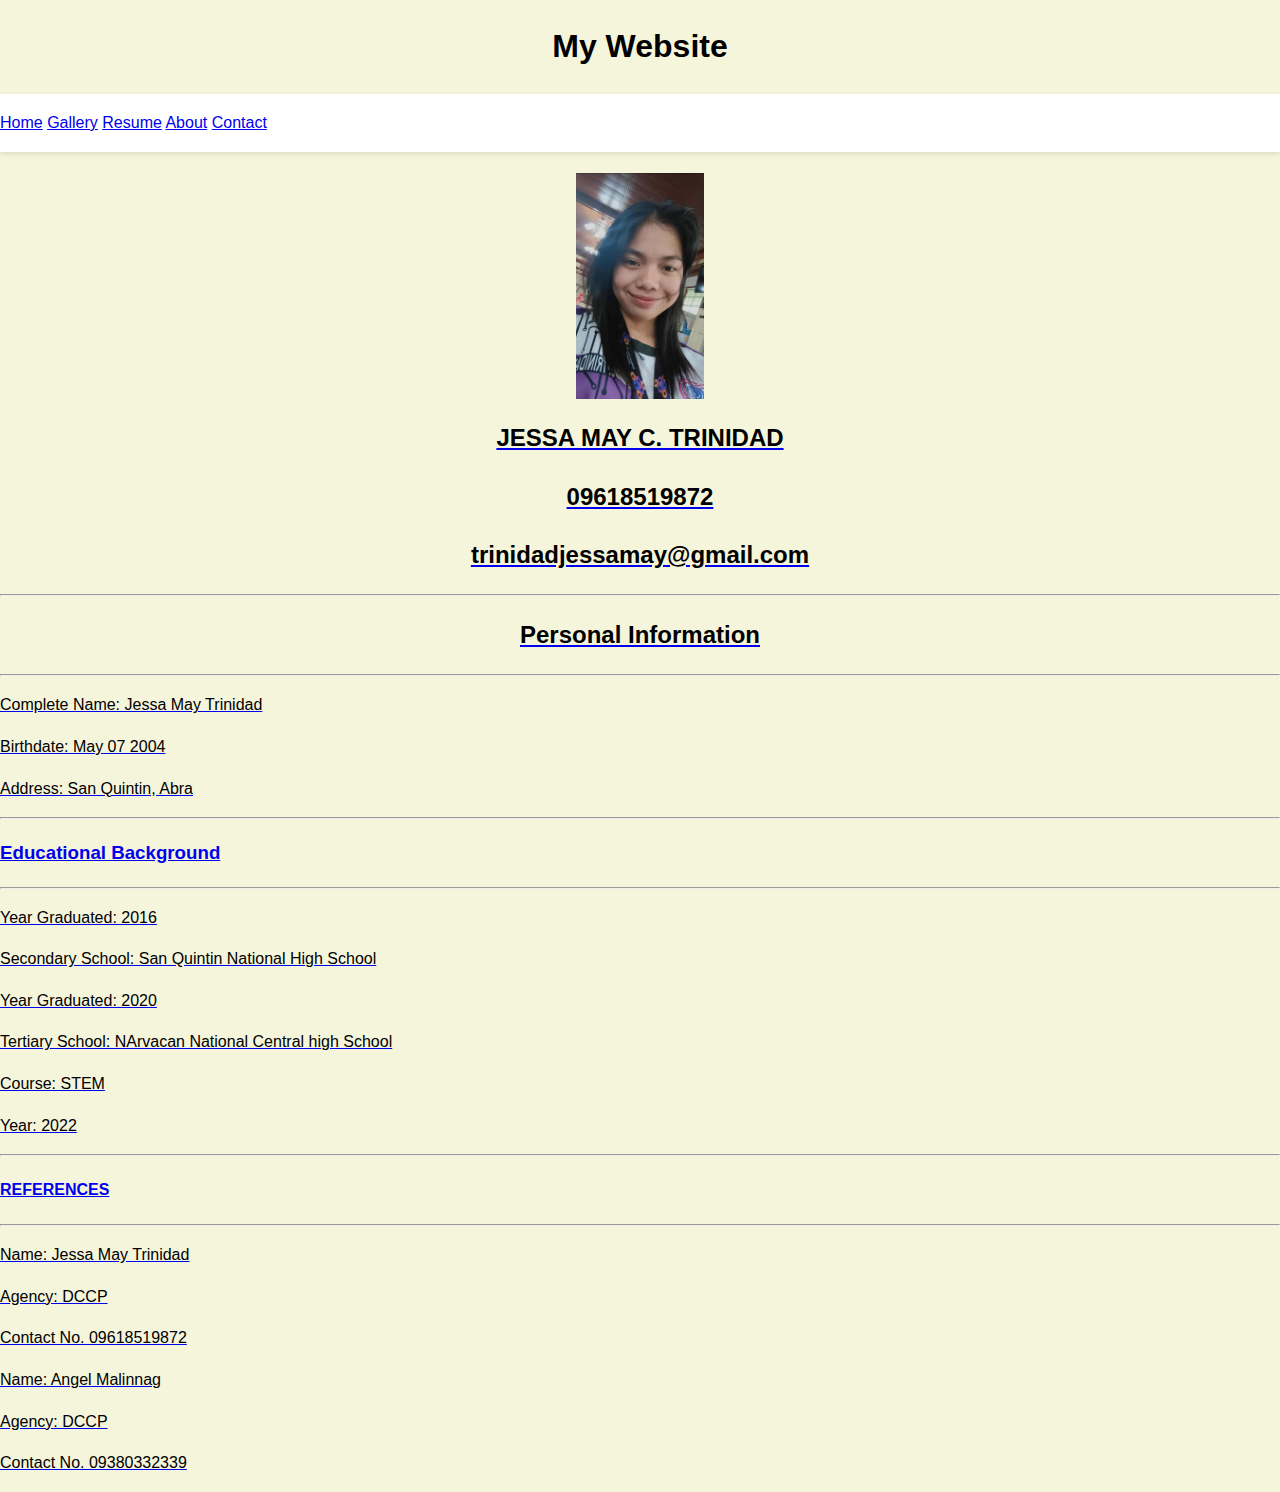
<file: trinidad_resume.html>
<!DOCTYPE html>
<html lang="en">

<head>
    <meta charset="UTF-8">
    <meta name="viewport" content="width=device-width, initial-scale=1.0">
    <title>Resume</title>
    <link rel="stylesheet" href="CSS/midterm.css">
    <link href="https://fonts.googleapis.com/css2?family=Poppins:wght@400;600&display=swap" rel="stylesheet">
    <header>
        <div class="container">
            <center>
                <h1 class="logo">My Website</h1>
            </center>
            <nav>
                <a href="index.html">Home</a>
                <a href="gallery.html">Gallery</a>
                <a href="trinidad_resume.html">Resume</a>
                <a href="about.html">About</a>
                <a href="contact.html">Contact</a>
            </nav>
        </div>
    </header>

    <style>
        body {
            background-image: ;
            background-size: cover;
            background-position: center;
            background-attachment: fixed;
        }
        
        h2 {
            color: black;
            text-align: center;
        }
        
        P {
            color: black;
            text-align: justify;
            font-size: calibri;
            font-size: 12pt;
        }
        
        img {
            display: block;
            margin: auto;
            width: 10%;
        }
    </style>
</head>

<body>
    <h1></h1>
    <a href="index.html">

        <img src="img/6.jpg" alt="">
        <h2><b>JESSA MAY C. TRINIDAD</b></h2>
        <h2>09618519872</h2>
        <h2>trinidadjessamay@gmail.com</h2>
        <hr>
        <h2>Personal Information</h2>
        <hr>

        <p>Complete Name: Jessa May Trinidad </p>
        <p>Birthdate: May 07 2004</p>
        <p>Address: San Quintin, Abra</p>

        <hr>
        <h3>Educational Background</h3>
        <hr>
        <p>Year Graduated: 2016</p>
        <p>Secondary School: San Quintin National High School</p>
        <p>Year Graduated: 2020</p>
        <p>Tertiary School: NArvacan National Central high School</p>
        <p>Course: STEM</p>
        <p>Year: 2022</p>

        <hr>
        <h4>REFERENCES</h4>
        <hr>

        <p>Name: Jessa May Trinidad</p>
        <p>Agency: DCCP</p>
        <p>Contact No. 09618519872</p>

        <p>Name: Angel Malinnag</p>
        <p>Agency: DCCP</p>
        <p>Contact No. 09380332339</p>


        </div>
</body>


</html>
</file>
<file: CSS/midterm.css>
e* {
  margin: 0;
  padding: 0;
  box-sizing: border-box;
}

/* Body Styling */
body {
  font-family: Arial, sans-serif;
  line-height: 1.6;
  background-color: beige;
  margin: 0;
}

nav {
  background-color: beige;
}

nav ul {
  display: flex;
  justify-content: center;
  list-style: none;
}

nav ul li {
  margin: 0 15px;
}

nav ul li a {
  color: black;
  text-decoration: none;
  font-size: 18px;
  padding: 10px 20px;
  display: block;
  transition: background-color 0.3s;
}

nav ul li a:hover {
  background-color: beige;
  border-radius: 4px;
}

/* Content Styling */
.content {
  text-align: center;
  padding: 50px;
  background-color: beige;
  margin-top: 20px;
}

.content h1 {
  color: black;
  font-size: 36px;
  margin-bottom: 20px;
}

.content p {
    color: black;
    font-size: 18px;
    max-width: 600px;
    margin: 0 auto;
}

footer {
    text-align: center;
    padding: 20px;
    background-color: beige;
    color: black;
    margin-top: 50px;
}

nav {
    background-color: #fff;
    padding: 1rem 0;
    box-shadow: 0 2px 5px rgba(0,0,0,0.1);
}

.nav-container {
    max-width: 1200px;
    margin: 0 auto;
    display: flex;
    justify-content: flex-end;
    align-items: center;
}
 .nav-menu {
    display: flex;
    list-style: none;
    gap: 2rem;
 }

 .nav-link {
    color: #333;
    text-decoration: none;
    font-size: 1.1rem;
    font-weight: 500;
    padding: 0.5rem 1rem;
    transition: color 0.3s ease;

 }

 .nav-link:hover{
    color: #666;
 }
</file>
